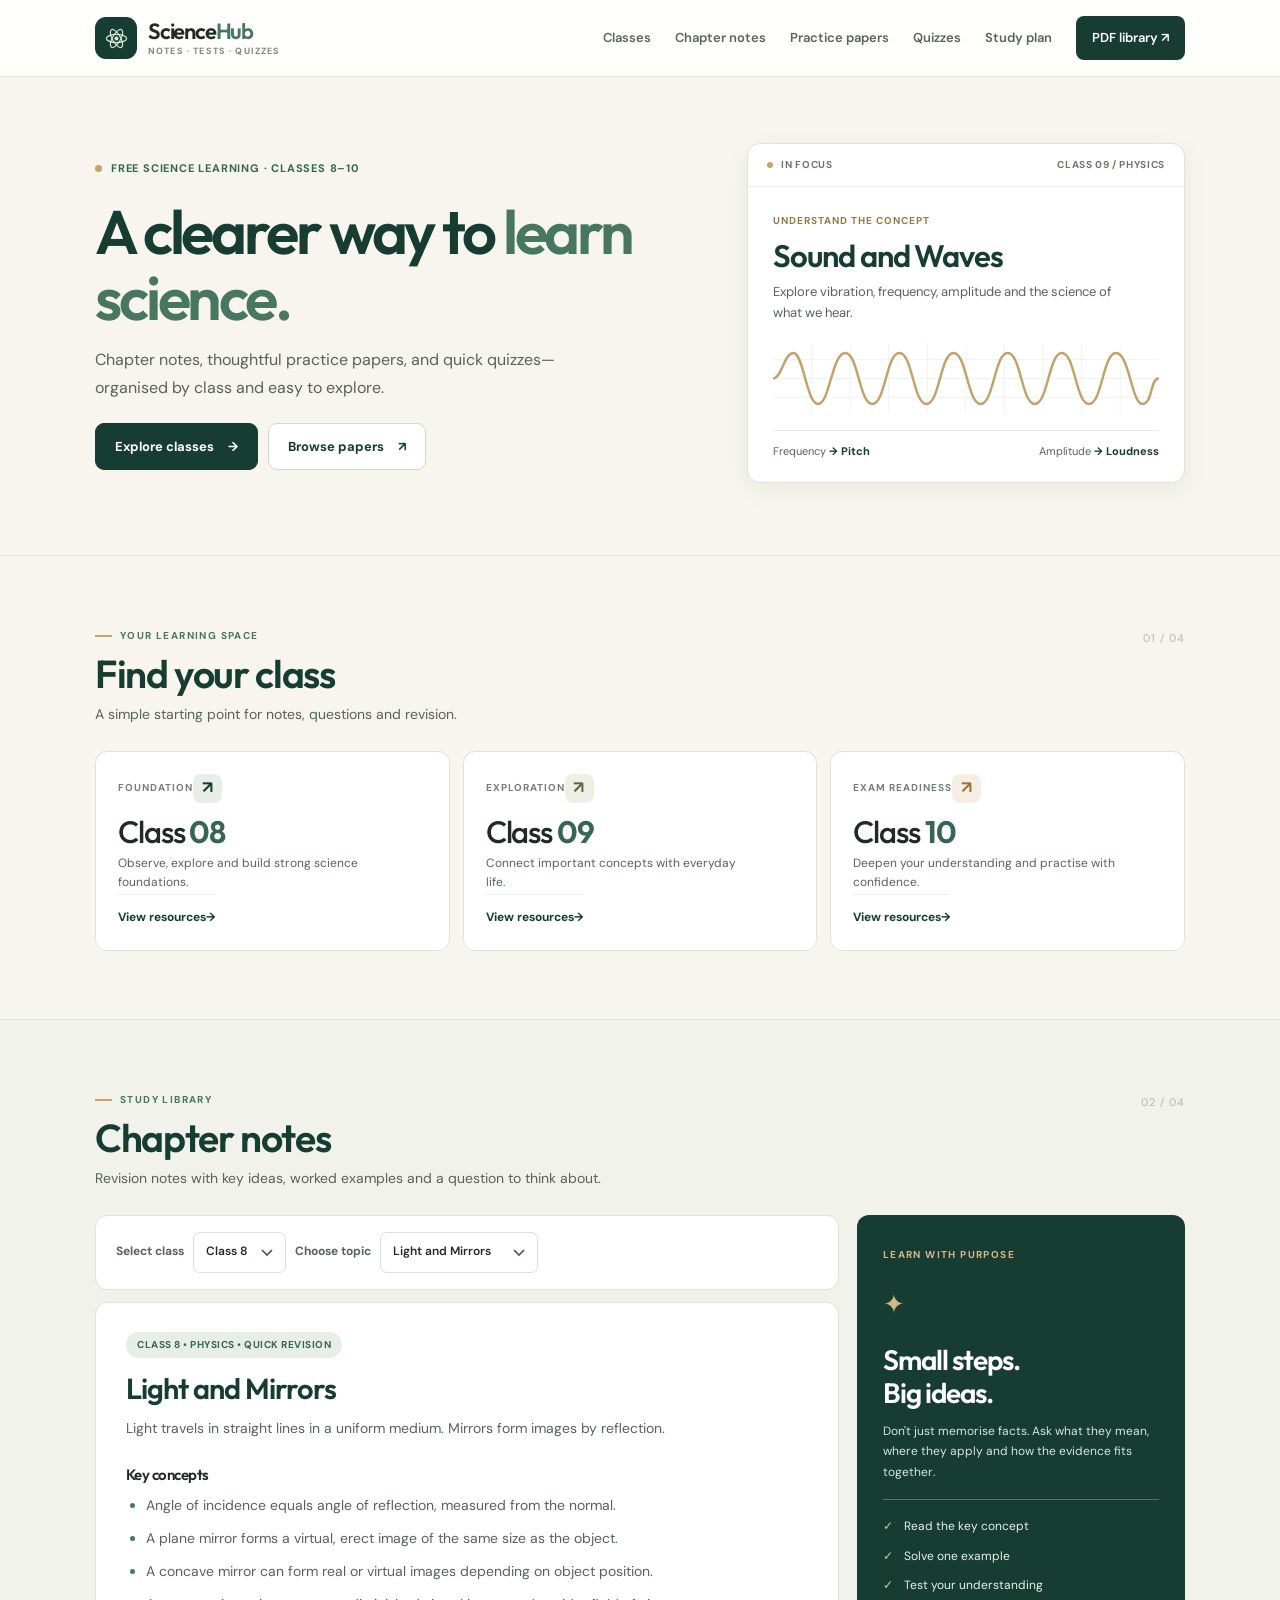
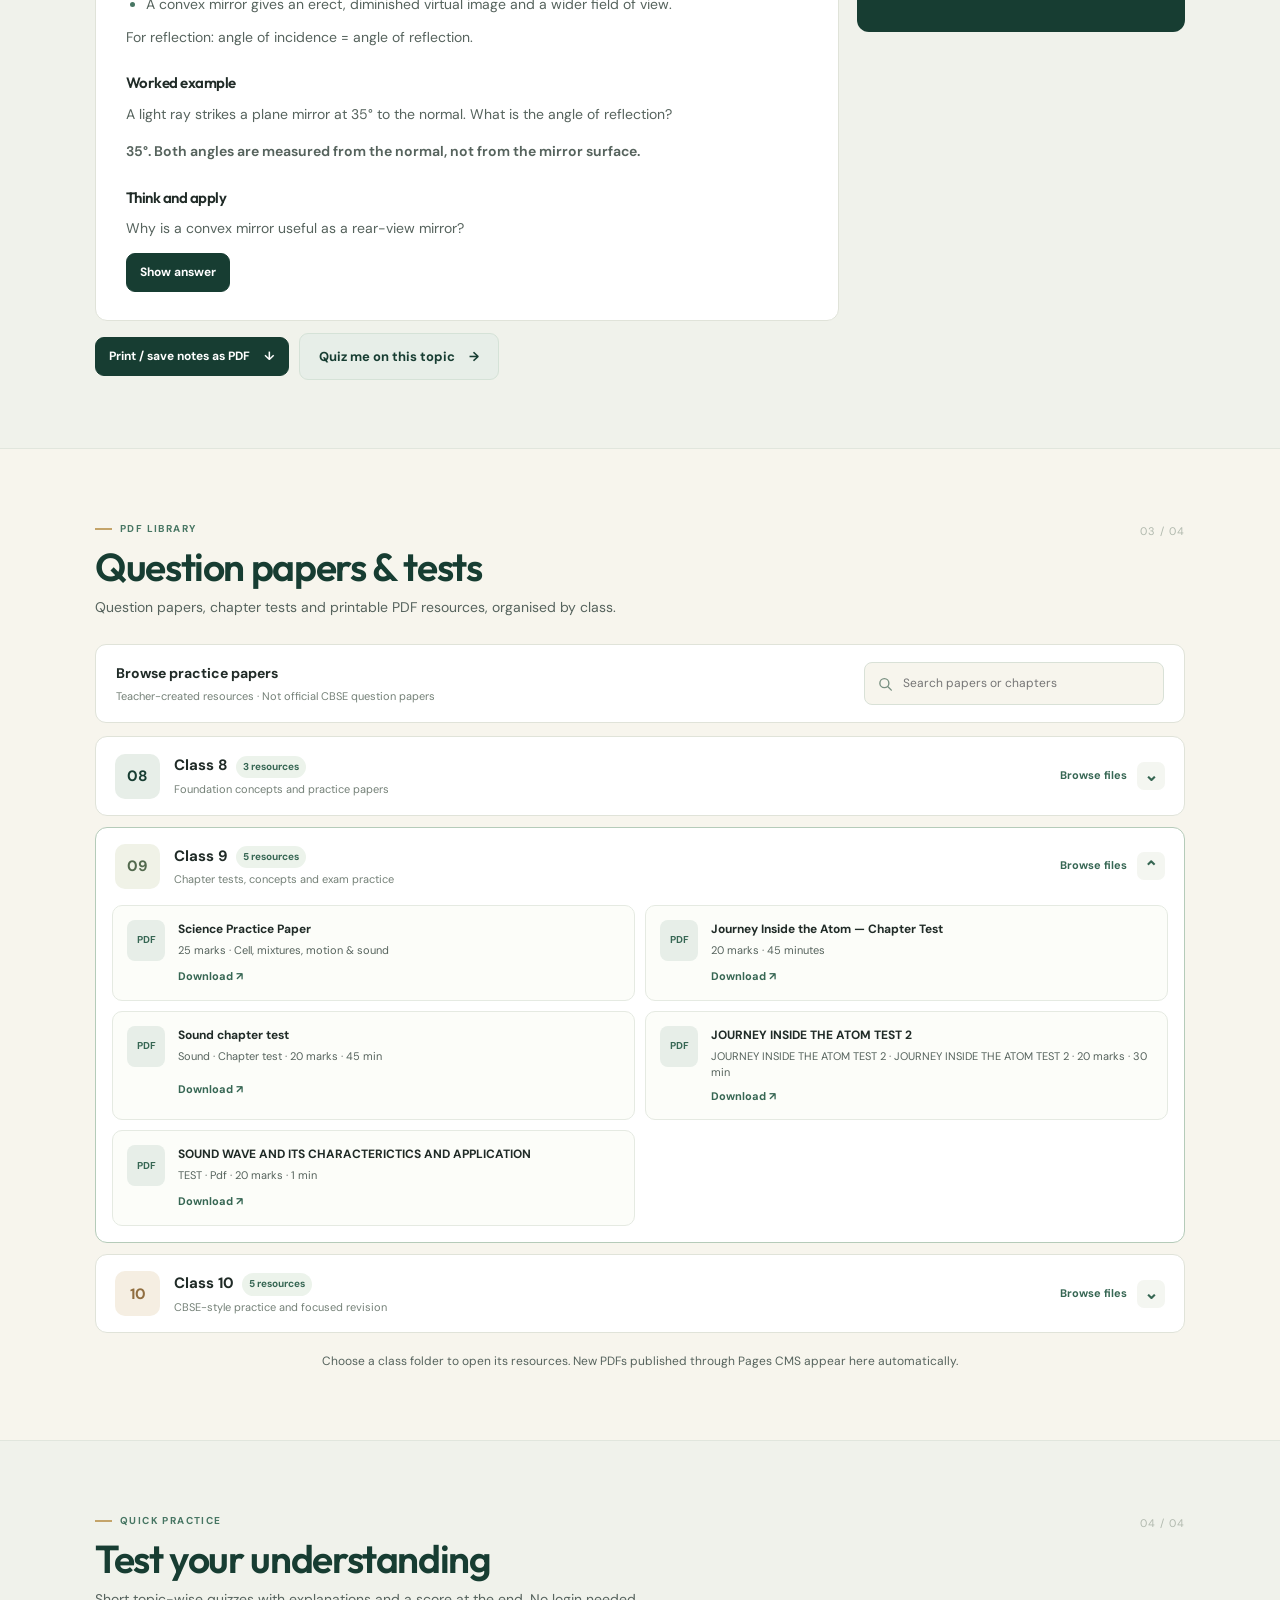
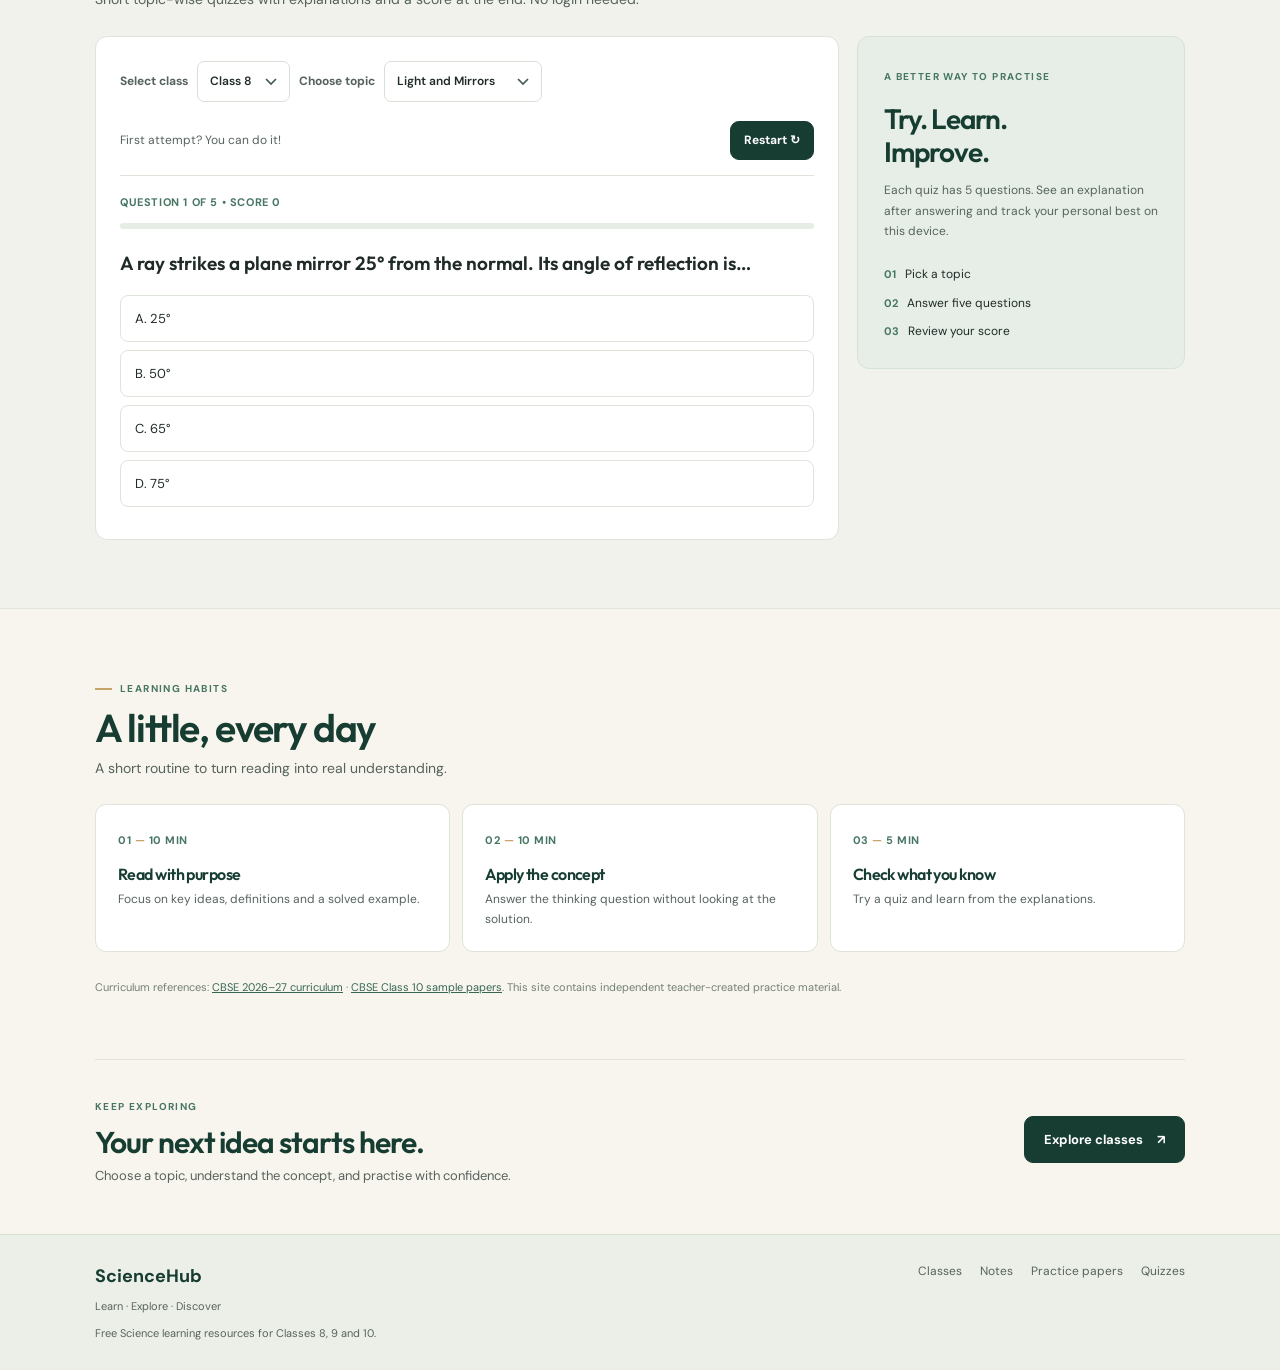
<file: index.html>
<!doctype html>
<html lang="en">
<head>
  <meta charset="utf-8">
  <meta name="viewport" content="width=device-width, initial-scale=1">
  <meta name="theme-color" content="#183B31">
  <meta name="description" content="Science Learning Hub: free chapter-wise Science notes, CBSE-style practice papers, chapter tests and interactive quizzes for Classes 8, 9 and 10.">
  <meta property="og:title" content="ScienceHub | Your Science Study Companion">
  <meta property="og:description" content="Study notes, class-wise Science PDFs and instant-feedback quizzes for Classes 8, 9 and 10.">
  <meta property="og:type" content="website">
  <title>ScienceHub | Science Notes, Tests and Quizzes</title>
  <link rel="preconnect" href="https://fonts.googleapis.com">
  <link rel="preconnect" href="https://fonts.gstatic.com" crossorigin>
  <link href="https://fonts.googleapis.com/css2?family=DM+Sans:wght@400;500;600;700&family=Outfit:wght@400;500;600;700&display=swap" rel="stylesheet">
  <link rel="stylesheet" href="style.css?v=forest-ivory-20261118">
</head>
<body>
  <a class="skip" href="#classes">Skip to learning resources</a>
  <header class="top" id="page-top">
    <div class="wrap nav">
      <a class="brand" href="#home" aria-label="Science Hub home">
        <span class="brand-symbol" aria-hidden="true"><svg viewBox="0 0 40 40" width="30" height="30" fill="none"><circle cx="20" cy="20" r="3" fill="currentColor"/><ellipse cx="20" cy="20" rx="15" ry="6" stroke="currentColor" stroke-width="1.8"/><ellipse cx="20" cy="20" rx="15" ry="6" stroke="currentColor" stroke-width="1.8" transform="rotate(60 20 20)"/><ellipse cx="20" cy="20" rx="15" ry="6" stroke="currentColor" stroke-width="1.8" transform="rotate(120 20 20)"/></svg></span>
        <span class="brand-copy"><strong>Science<span>Hub</span></strong><small>NOTES · TESTS · QUIZZES</small></span>
      </a>
      <button class="menu" id="menu" type="button" aria-label="Toggle navigation" aria-expanded="false" aria-controls="nav"><span></span><span></span><span></span></button>
      <nav id="nav" aria-label="Main navigation">
        <a href="#classes">Classes</a><a href="#notes">Chapter notes</a><a href="#papers">Practice papers</a><a href="#quizzes">Quizzes</a><a href="#plan">Study plan</a>
        <a class="nav-cta" href="#papers">PDF library <span aria-hidden="true">↗</span></a>
      </nav>
    </div>
  </header>
  <main id="home">
    <section class="hero" aria-labelledby="hero-title">
      <div class="wrap hero-inner">
        <div class="hero-content">
          <span class="hero-eyebrow"><span class="eyebrow-dot" aria-hidden="true"></span> FREE SCIENCE LEARNING · CLASSES 8–10</span>
          <h1 id="hero-title">A clearer way to <span>learn science.</span></h1>
          <p>Chapter notes, thoughtful practice papers, and quick quizzes—organised by class and easy to explore.</p>
          <div class="actions">
            <a class="btn primary" href="#classes">Explore classes <span aria-hidden="true">→</span></a>
            <a class="btn outline" href="#papers">Browse papers <span aria-hidden="true">↗</span></a>
          </div>
        </div>
        <div class="hero-visual" aria-label="Featured science lesson">
          <div class="topic-feature">
            <div class="topic-feature-bar"><span><i></i> IN FOCUS</span><span>CLASS 09 / PHYSICS</span></div>
            <div class="topic-feature-body">
              <div class="topic-feature-top">UNDERSTAND THE CONCEPT</div>
              <h2>Sound and Waves</h2>
              <p>Explore vibration, frequency, amplitude and the science of what we hear.</p>
              <svg viewBox="0 0 470 86" class="wave-graph" aria-label="Sound wave illustration" role="img" xmlns="http://www.w3.org/2000/svg">
                <g stroke="#DFE4DC" opacity=".55"><path d="M0 20H470M0 43H470M0 66H470"/><path d="M47 0V86M94 0V86M141 0V86M188 0V86M235 0V86M282 0V86M329 0V86M376 0V86M423 0V86"/></g>
                <path d="M0 43 C11 43 13 12 25 12 S41 74 55 74 S72 12 88 12 S105 74 121 74 S138 12 154 12 S171 74 187 74 S204 12 220 12 S237 74 253 74 S270 12 286 12 S303 74 319 74 S336 12 352 12 S369 74 385 74 S402 12 418 12 S437 74 450 74 S459 43 470 43" stroke="#C3A16A" stroke-width="3" fill="none" stroke-linecap="round" />
              </svg>
              <div class="topic-feature-footer"><span>Frequency <strong>→ Pitch</strong></span><span>Amplitude <strong>→ Loudness</strong></span></div>
            </div>
          </div>
        </div>
      </div>
    </section>

    <section class="wrap section" id="classes">
      <div class="section-head"><div class="section-headline"><span class="kicker"><i></i> YOUR LEARNING SPACE</span><h2>Find your class</h2><p>A simple starting point for notes, questions and revision.</p></div><span class="section-index" aria-hidden="true">01 / 04</span></div>
      <div class="class-grid">
        <button type="button" class="class-card class-eight" data-class="8"><span class="class-topline"><span class="class-index">FOUNDATION</span><span class="class-icon" aria-hidden="true">↗</span></span><span class="class-card-title">Class <strong>08</strong></span><span class="class-desc">Observe, explore and build strong science foundations.</span><span class="card-bottom">View resources <span aria-hidden="true">→</span></span></button>
        <button type="button" class="class-card class-nine" data-class="9"><span class="class-topline"><span class="class-index">EXPLORATION</span><span class="class-icon" aria-hidden="true">↗</span></span><span class="class-card-title">Class <strong>09</strong></span><span class="class-desc">Connect important concepts with everyday life.</span><span class="card-bottom">View resources <span aria-hidden="true">→</span></span></button>
        <button type="button" class="class-card class-ten" data-class="10"><span class="class-topline"><span class="class-index">EXAM READINESS</span><span class="class-icon" aria-hidden="true">↗</span></span><span class="class-card-title">Class <strong>10</strong></span><span class="class-desc">Deepen your understanding and practise with confidence.</span><span class="card-bottom">View resources <span aria-hidden="true">→</span></span></button>
      </div>
    </section>

    <section class="band" id="notes">
      <div class="wrap section">
        <div class="section-head"><div class="section-headline"><span class="kicker"><i></i> STUDY LIBRARY</span><h2>Chapter notes</h2><p>Revision notes with key ideas, worked examples and a question to think about.</p></div><span class="section-index" aria-hidden="true">02 / 04</span></div>
        <div class="study-layout">
          <div class="study-main">
            <div class="study-controls"><div class="toolbar"><label for="notesClass">Select class</label><select id="notesClass"><option value="8">Class 8</option><option value="9">Class 9</option><option value="10">Class 10</option></select><label for="chapter">Choose topic</label><select id="chapter"></select></div></div>
            <article class="content-card" id="notesContent" aria-live="polite"></article>
            <div class="note-actions"><button class="btn small" type="button" id="printNotes">Print / save notes as PDF <span aria-hidden="true">↓</span></button><button class="btn btn-subtle" type="button" id="quizThis">Quiz me on this topic <span aria-hidden="true">→</span></button></div>
          </div>
          <aside class="study-aside"><span class="aside-overline">LEARN WITH PURPOSE</span><span class="aside-deco" aria-hidden="true">✦</span><h3>Small steps.<br>Big ideas.</h3><p>Don't just memorise facts. Ask what they mean, where they apply and how the evidence fits together.</p><div class="aside-rule"></div><div class="aside-tip"><span aria-hidden="true">✓</span> Read the key concept</div><div class="aside-tip"><span aria-hidden="true">✓</span> Solve one example</div><div class="aside-tip"><span aria-hidden="true">✓</span> Test your understanding</div></aside>
        </div>
      </div>
    </section>

    <section class="wrap section" id="papers">
      <div class="section-head"><div class="section-headline"><span class="kicker"><i></i> PDF LIBRARY</span><h2>Question papers &amp; tests</h2><p>Question papers, chapter tests and printable PDF resources, organised by class.</p></div><span class="section-index" aria-hidden="true">03 / 04</span></div>
      <div class="library-toolbar"><div><strong>Browse practice papers</strong><span>Teacher-created resources · Not official CBSE question papers</span></div><label class="search-field"><svg viewBox="0 0 24 24" width="18" height="18" fill="none" aria-hidden="true"><circle cx="10.8" cy="10.8" r="6.6" stroke="currentColor" stroke-width="2"/><path d="m16 16 5 5" stroke="currentColor" stroke-width="2" stroke-linecap="round"/></svg><input type="search" id="paperSearch" placeholder="Search papers or chapters" aria-label="Search papers or chapters"></label></div>
      <div class="paper-folders">
        <details class="paper-folder" id="class8-papers">
          <summary><span class="folder-emoji" aria-hidden="true">08</span><span class="folder-heading"><strong>Class 8 <span class="paper-count">1 resource</span></strong><small>Foundation concepts and practice papers</small></span><span class="folder-action">Browse files <span class="folder-chevron" aria-hidden="true">⌄</span></span></summary>
          <div class="paper-grid">
            <a class="paper-card" href="class8-practice.pdf" download><span class="file-icon" aria-hidden="true">PDF</span><div><strong>Science Practice Paper</strong><small>20 marks · Atoms, mirrors &amp; force</small></div><b>Download <span aria-hidden="true">↗</span></b></a>
          </div>
        </details>
        <details class="paper-folder" id="class9-papers" open>
          <summary><span class="folder-emoji" aria-hidden="true">09</span><span class="folder-heading"><strong>Class 9 <span class="paper-count">2 resources</span></strong><small>Chapter tests, concepts and exam practice</small></span><span class="folder-action">Browse files <span class="folder-chevron" aria-hidden="true">⌄</span></span></summary>
          <div class="paper-grid">
            <a class="paper-card" href="class9-practice.pdf" download><span class="file-icon" aria-hidden="true">PDF</span><div><strong>Science Practice Paper</strong><small>25 marks · Cell, mixtures, motion &amp; sound</small></div><b>Download <span aria-hidden="true">↗</span></b></a>
            <a class="paper-card" href="journey-inside-the-atom-20-marks.pdf" download><span class="file-icon" aria-hidden="true">PDF</span><div><strong>Journey Inside the Atom — Chapter Test</strong><small>20 marks · 45 minutes</small></div><b>Download <span aria-hidden="true">↗</span></b></a>
          </div>
        </details>
        <details class="paper-folder" id="class10-papers">
          <summary><span class="folder-emoji" aria-hidden="true">10</span><span class="folder-heading"><strong>Class 10 <span class="paper-count">1 resource</span></strong><small>CBSE-style practice and focused revision</small></span><span class="folder-action">Browse files <span class="folder-chevron" aria-hidden="true">⌄</span></span></summary>
          <div class="paper-grid">
            <a class="paper-card" href="class10-practice.pdf" download><span class="file-icon" aria-hidden="true">PDF</span><div><strong>Science Practice Paper</strong><small>30 marks · Acids, metals &amp; electricity</small></div><b>Download <span aria-hidden="true">↗</span></b></a>
          </div>
        </details>
      </div>
      <p class="paper-note" id="paperStatus" role="status" aria-live="polite">Choose a class folder to open its resources. New PDFs published through Pages CMS appear here automatically.</p>
    </section>

    <section class="band quiz-band" id="quizzes">
      <div class="wrap section">
        <div class="section-head"><div class="section-headline"><span class="kicker"><i></i> QUICK PRACTICE</span><h2>Test your understanding</h2><p>Short topic-wise quizzes with explanations and a score at the end. No login needed.</p></div><span class="section-index" aria-hidden="true">04 / 04</span></div>
        <div class="quiz-layout"><div class="quiz-shell"><div class="toolbar"><label for="quizClass">Select class</label><select id="quizClass"><option value="8">Class 8</option><option value="9">Class 9</option><option value="10">Class 10</option></select><label for="quizTopic">Choose topic</label><select id="quizTopic"></select></div><div class="quiz-meta"><span id="bestScore" aria-live="polite"></span><button class="btn small" type="button" id="restart">Restart ↻</button></div><div id="quizContent" aria-live="polite"></div></div><aside class="quiz-aside"><span class="aside-overline">A BETTER WAY TO PRACTISE</span><h3>Try. Learn.<br>Improve.</h3><p>Each quiz has 5 questions. See an explanation after answering and track your personal best on this device.</p><div class="quiz-steps"><span><b>01</b> Pick a topic</span><span><b>02</b> Answer five questions</span><span><b>03</b> Review your score</span></div></aside></div>
      </div>
    </section>

    <section class="wrap section study-plan" id="plan"><div class="section-head"><div class="section-headline"><span class="kicker"><i></i> LEARNING HABITS</span><h2>A little, every day</h2><p>A short routine to turn reading into real understanding.</p></div></div><div class="steps"><div><span class="step-no">01 <i>—</i> 10 MIN</span><h3>Read with purpose</h3><p>Focus on key ideas, definitions and a solved example.</p></div><div><span class="step-no">02 <i>—</i> 10 MIN</span><h3>Apply the concept</h3><p>Answer the thinking question without looking at the solution.</p></div><div><span class="step-no">03 <i>—</i> 5 MIN</span><h3>Check what you know</h3><p>Try a quiz and learn from the explanations.</p></div></div><p class="sources">Curriculum references: <a href="https://cbseacademic.nic.in/curriculum_2027.html" target="_blank" rel="noopener noreferrer">CBSE 2026–27 curriculum</a> · <a href="https://cbseacademic.nic.in/SQP_CLASSX_2026-27.html" target="_blank" rel="noopener noreferrer">CBSE Class 10 sample papers</a>. This site contains independent teacher-created practice material.</p></section>
    <section class="wrap closing"><div><span class="kicker">KEEP EXPLORING</span><h2>Your next idea starts here.</h2><p>Choose a topic, understand the concept, and practise with confidence.</p></div><a class="btn primary" href="#classes">Explore classes <span aria-hidden="true">↗</span></a></section>
  </main>
  <footer><div class="wrap foot"><div class="foot-brand"><strong>ScienceHub</strong><span>Learn · Explore · Discover</span></div><div class="foot-links"><a href="#classes">Classes</a><a href="#notes">Notes</a><a href="#papers">Practice papers</a><a href="#quizzes">Quizzes</a></div><p>Free Science learning resources for Classes 8, 9 and 10.</p></div></footer>
  <!-- KEEP: existing lessons and quizzes are loaded from the original script.js. -->
  <script src="script.js"></script>
  <!-- KEEP: your Pages CMS 'papers.json' publishing flow. -->
  <script>
  (function(){
    'use strict';
    const folderByClass={8:document.querySelector('#class8-papers .paper-grid'),9:document.querySelector('#class9-papers .paper-grid'),10:document.querySelector('#class10-papers .paper-grid')};
    const paperSearch=document.getElementById('paperSearch');
    const paperStatus=document.getElementById('paperStatus');
    function cardUrl(card){try{return new URL(card.getAttribute('href'),location.href).pathname;}catch(e){return card.getAttribute('href')||''}}
    function updateCounts(){document.querySelectorAll('.paper-folder').forEach(folder=>{const n=folder.querySelectorAll('.paper-card').length;const el=folder.querySelector('.paper-count');if(el)el.textContent=n+' '+(n===1?'resource':'resources')})}
    function filterPapers(){const q=paperSearch.value.toLocaleLowerCase().trim();let matches=0;document.querySelectorAll('.paper-folder').forEach(folder=>{let any=false;folder.querySelectorAll('.paper-card').forEach(card=>{const match=!q||card.textContent.toLocaleLowerCase().includes(q);card.hidden=!match;if(match){any=true;matches++}});folder.hidden=!!q&&!any;if(q&&any)folder.open=true});paperStatus.textContent=q?(matches?matches+' matching '+(matches===1?'resource':'resources')+' found.':'No matching paper. Try a different chapter or class.'):'Choose a class folder to open its resources. New PDFs published through Pages CMS appear here automatically.'}
    paperSearch.addEventListener('input',filterPapers);
    updateCounts();
    async function loadPublishedPapers(){
      try{
        const response=await fetch('papers.json',{cache:'no-store'});
        if(!response.ok)throw new Error('papers.json unavailable');
        const entries=await response.json();
        if(!Array.isArray(entries))throw new Error('papers.json should contain an array');
        const existing=new Set(Array.from(document.querySelectorAll('.paper-card'),cardUrl));
        for(const paper of entries){
          if(!paper||typeof paper!=='object')continue;
          const folder=folderByClass[String(paper.class||'')];
          const path=typeof paper.file==='string'?paper.file.trim():'';
          if(!folder||!path)continue;
          let url;try{url=new URL(path,location.href)}catch(e){continue}
          // Only accept same-origin PDFs inside this published website.
          if(url.origin!==location.origin||!url.pathname.toLowerCase().endsWith('.pdf')||!url.pathname.startsWith('/science-learning-hub/'))continue;
          if(existing.has(url.pathname))continue;
          existing.add(url.pathname);
          const a=document.createElement('a');a.className='paper-card';a.href=url.href;a.setAttribute('download','');
          const icon=document.createElement('span');icon.className='file-icon';icon.setAttribute('aria-hidden','true');icon.textContent='PDF';
          const body=document.createElement('div');const heading=document.createElement('strong');heading.textContent=paper.title||paper.chapter||'Science PDF';
          const meta=document.createElement('small');const details=[paper.chapter,paper.kind,paper.marks?paper.marks+' marks':'',paper.duration?(String(paper.duration).toLowerCase().includes('min')?paper.duration:paper.duration+' min'):''].filter(Boolean);meta.textContent=details.join(' · ')||'Study resource';
          const link=document.createElement('b');link.textContent='Download ↗';body.append(heading,meta);a.append(icon,body,link);folder.append(a);
        }
      }catch(error){console.warn('Could not fetch additional teacher PDFs:',error.message)}
      updateCounts();filterPapers();
    }
    loadPublishedPapers();
    // Preserve keyboard escape and close menu when clicking outside on small screens.
    const menu=document.getElementById('menu'),nav=document.getElementById('nav');
    document.addEventListener('keydown',event=>{if(event.key==='Escape'&&nav.classList.contains('open')){nav.classList.remove('open');menu.setAttribute('aria-expanded','false');menu.focus()}});
  })();
  </script>
</body>
</html>
</file>
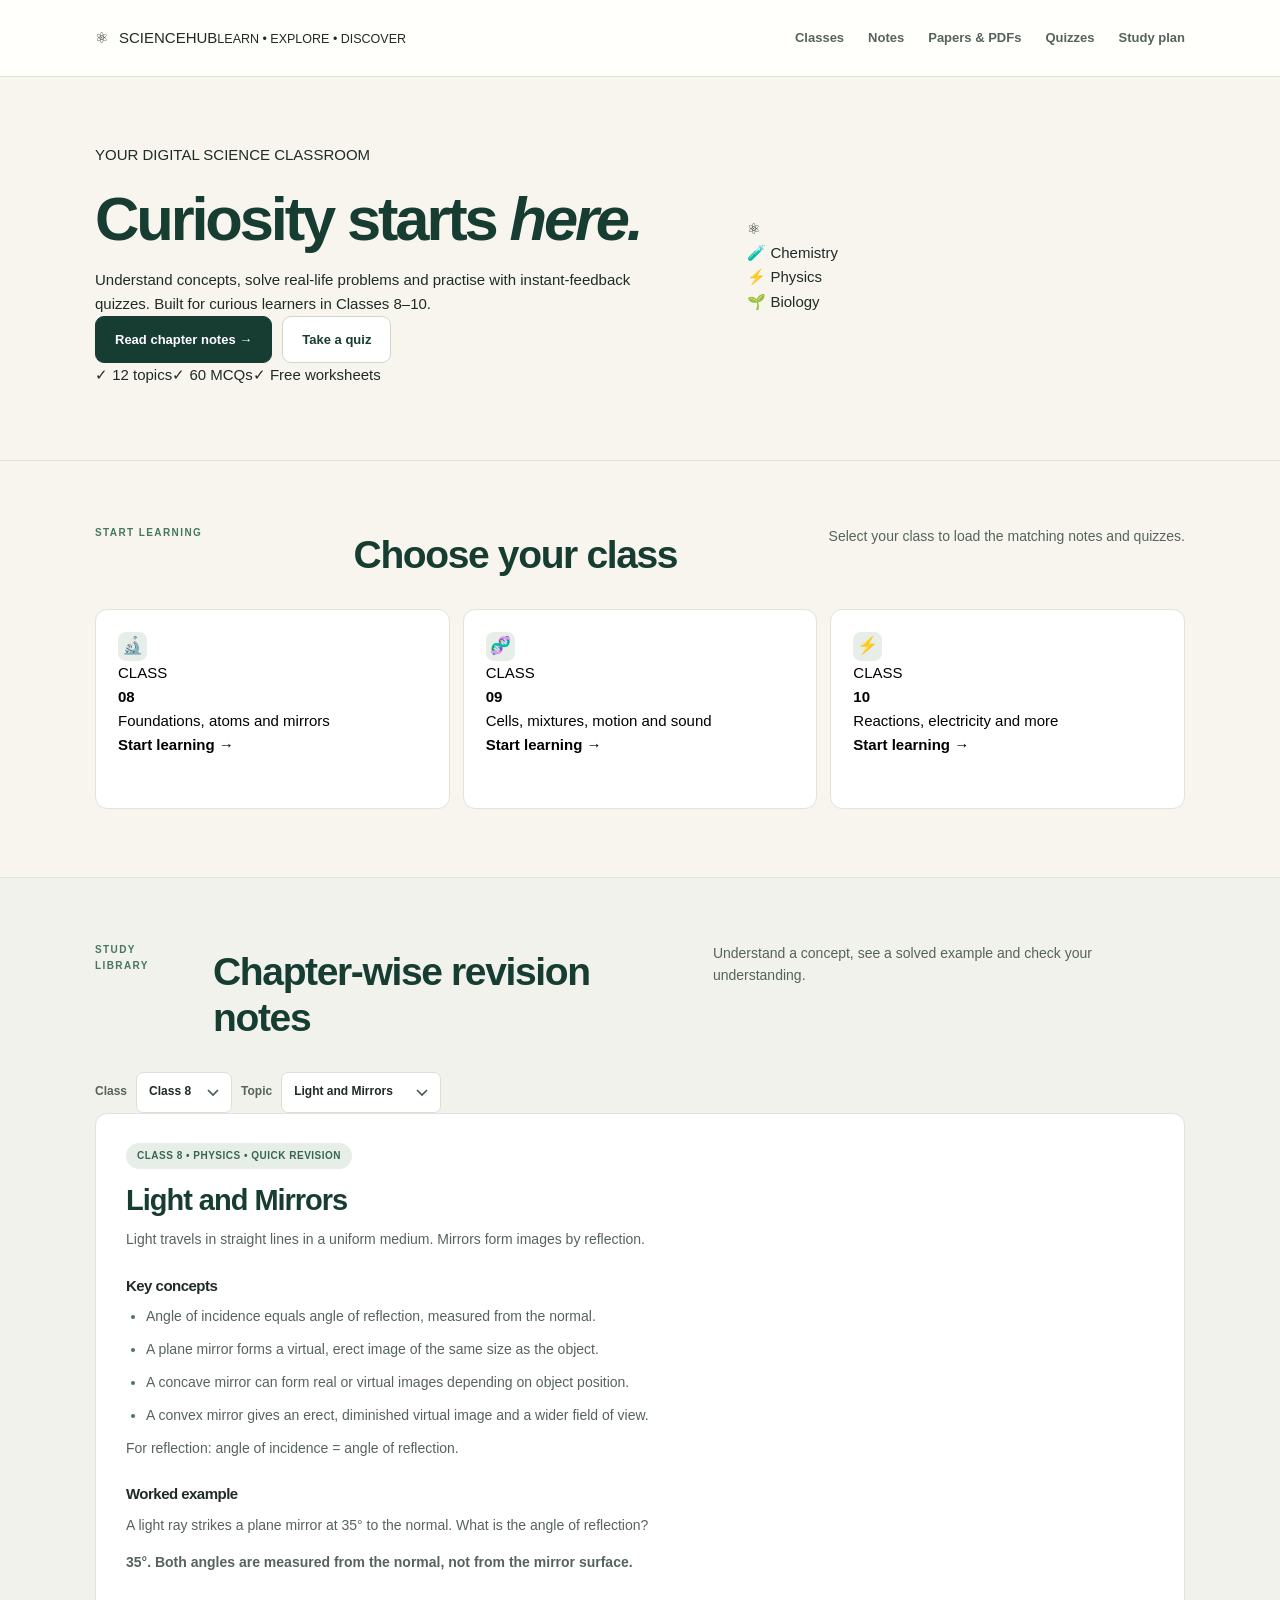
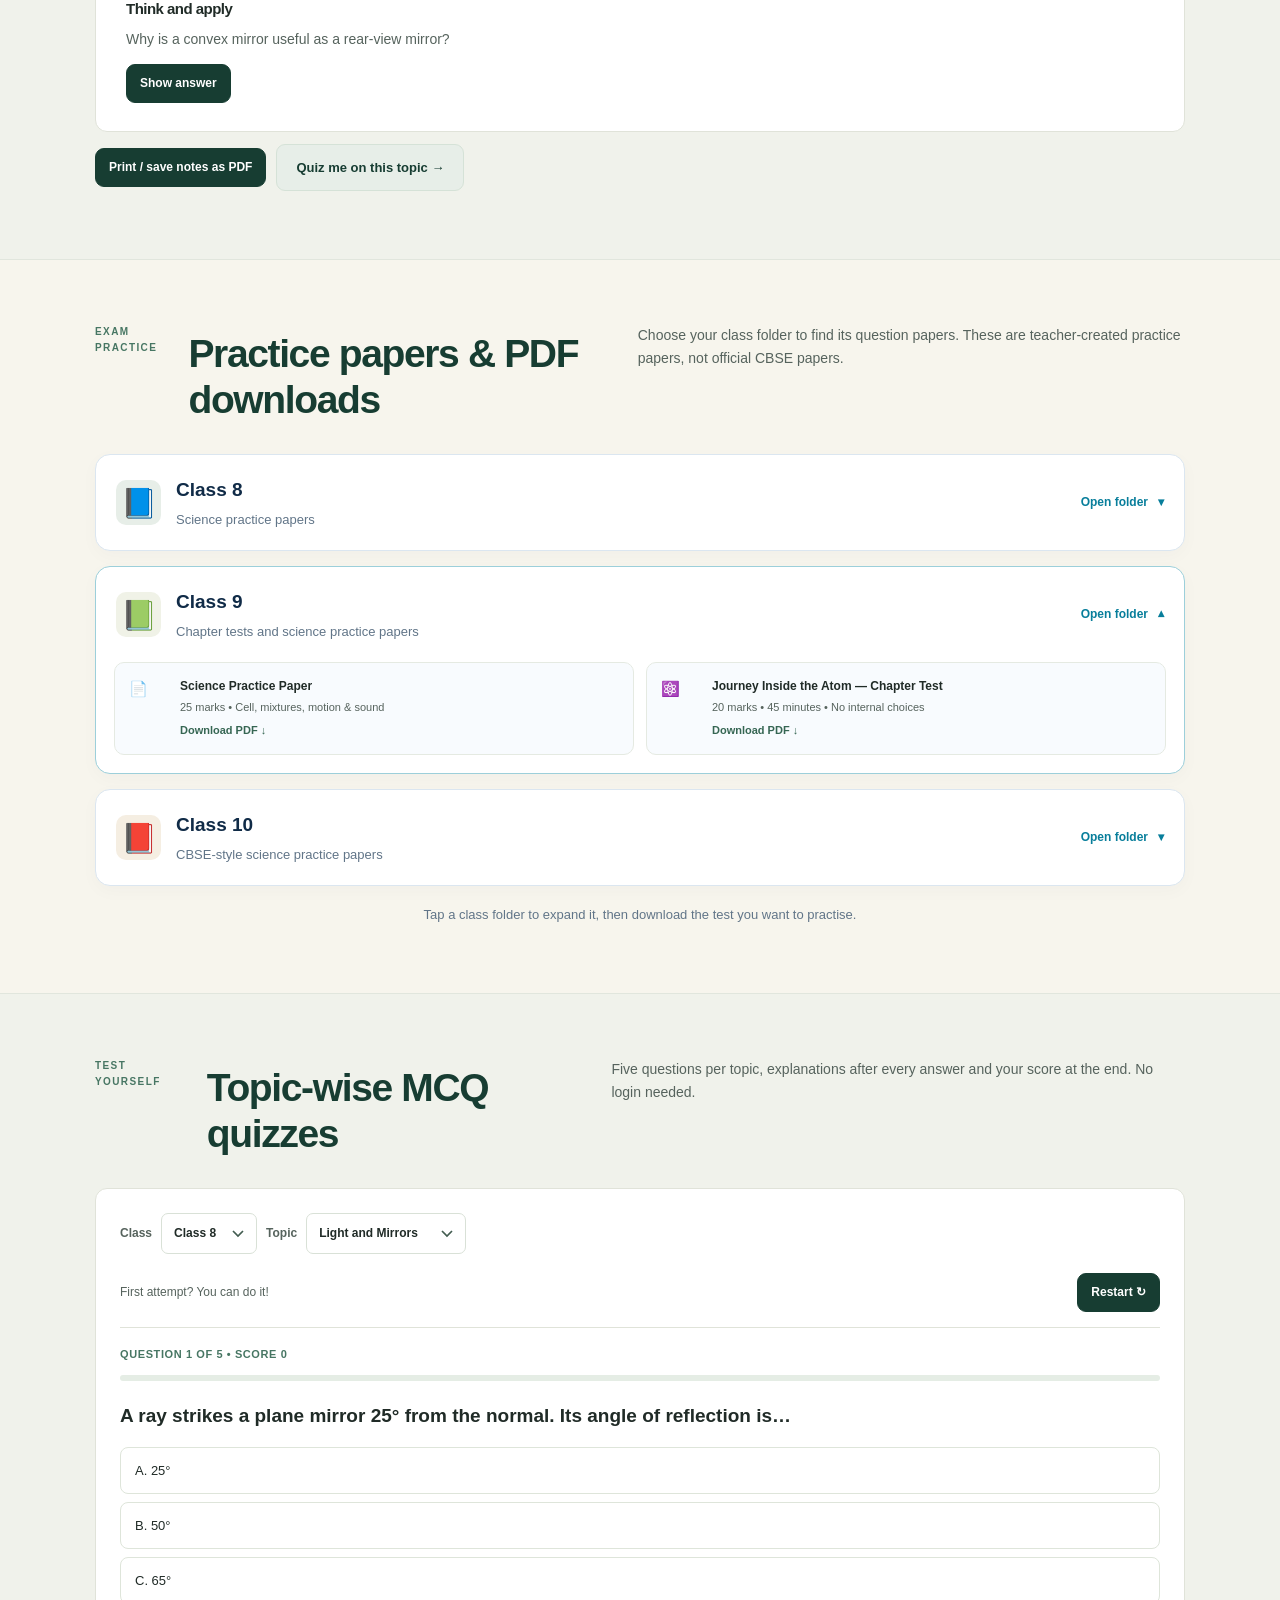
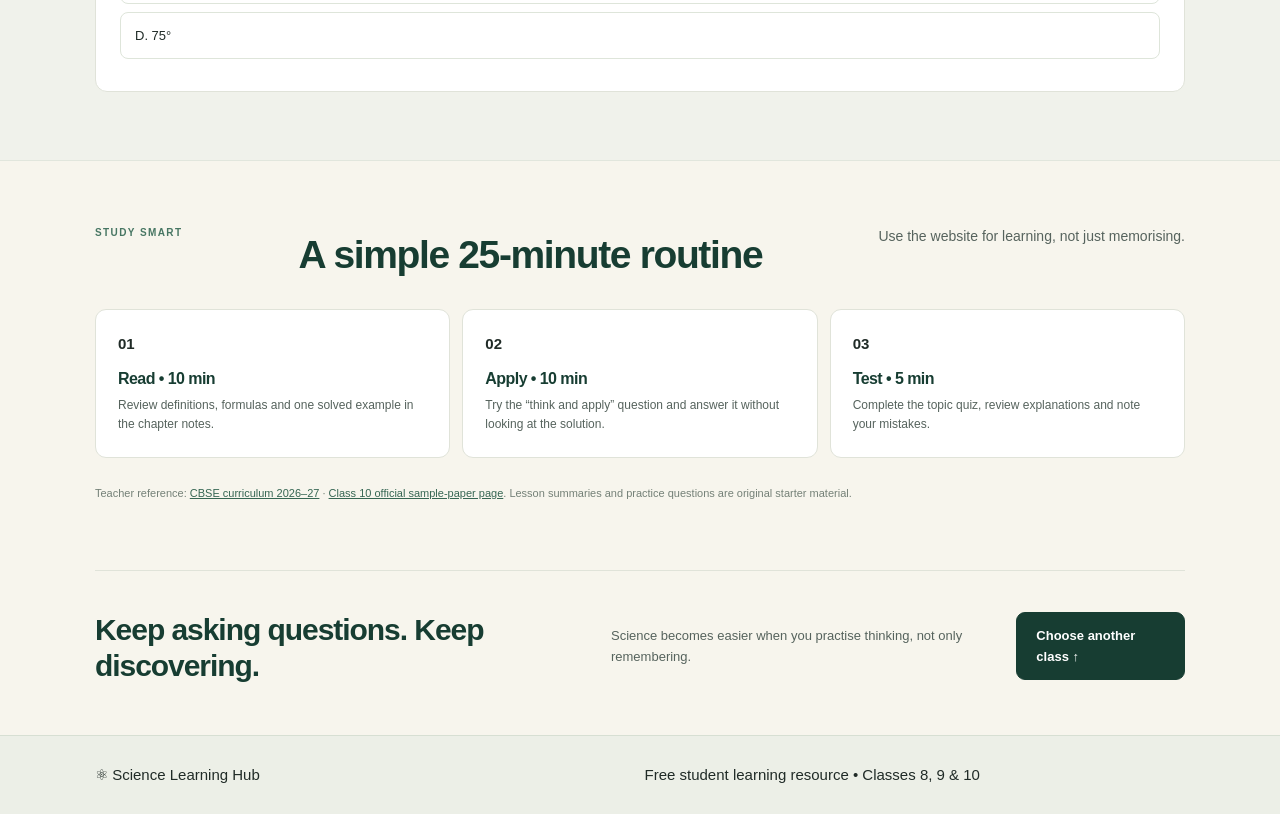
<file: index-1.html>
<!doctype html>
<html lang="en"><head><meta charset="utf-8"><meta name="viewport" content="width=device-width, initial-scale=1">
<meta name="theme-color" content="#102b47"><meta name="description" content="Free Science revision notes, original CBSE-style practice papers and interactive quizzes for Classes 8, 9 and 10.">
<title>Science Learning Hub | Classes 8, 9 and 10</title><link rel="stylesheet" href="style.css"><style>
/* Collapsible class folders for the PDF library */
.paper-folders{display:grid;gap:15px}
.paper-folder{background:#fff;border:1px solid #dbe6f0;border-radius:15px;overflow:hidden;box-shadow:0 5px 18px #102b4707}
.paper-folder[open]{border-color:#9ccfda}
.paper-folder summary{display:flex;align-items:center;gap:15px;cursor:pointer;padding:20px;list-style:none}
.paper-folder summary::-webkit-details-marker{display:none}
.paper-folder summary:focus-visible{outline:3px solid #29b6c7;outline-offset:-3px}
.folder-emoji{font-size:29px;flex:0 0 auto}
.folder-heading{display:flex;flex:1;min-width:0;flex-direction:column}
.folder-heading strong{font-size:19px;color:#102b47}
.folder-heading small{font-size:13px;color:#617588}
.folder-action{font-size:12px;color:#087e9b;font-weight:800;white-space:nowrap}
.paper-folder[open] .folder-action span{display:inline-block;transform:rotate(180deg)}
.paper-folder .paper-grid{grid-template-columns:repeat(auto-fit,minmax(275px,1fr));padding:0 18px 18px;gap:12px}
.paper-folder .paper-card{background:#f8fbfe}
.paper-note{color:#617588;font-size:13px;margin-top:18px}
@media(max-width:600px){.paper-folder summary{padding:16px;gap:10px}.folder-heading strong{font-size:17px}.folder-heading small{font-size:11px}.folder-action{font-size:11px}.paper-folder .paper-grid{grid-template-columns:1fr;padding:0 12px 15px}.paper-folder .paper-card{align-items:flex-start;flex-wrap:wrap}.paper-folder .paper-card b{margin-left:43px}}
</style></head>
<body>
<a class="skip" href="#classes">Skip to lessons</a>
<header class="top"><div class="wrap nav"><a class="brand" href="#home"><span class="brand-icon" aria-hidden="true">⚛</span><span>SCIENCE<span class="brand-light">HUB</span><small>LEARN • EXPLORE • DISCOVER</small></span></a><button class="menu" id="menu" type="button" aria-label="Toggle navigation" aria-expanded="false">☰</button><nav id="nav" aria-label="Main menu"><a href="#classes">Classes</a><a href="#notes">Notes</a><a href="#papers">Papers & PDFs</a><a href="#quizzes">Quizzes</a><a href="#plan">Study plan</a></nav></div></header>
<main id="home">
<section class="hero"><div class="wrap hero-inner"><div><span class="eyebrow">YOUR DIGITAL SCIENCE CLASSROOM</span><h1>Curiosity starts <em>here.</em></h1><p>Understand concepts, solve real-life problems and practise with instant-feedback quizzes. Built for curious learners in Classes 8–10.</p><div class="actions"><a class="btn primary" href="#notes">Read chapter notes →</a><a class="btn outline" href="#quizzes">Take a quiz</a></div><div class="hero-facts"><span>✓ 12 topics</span><span>✓ 60 MCQs</span><span>✓ Free worksheets</span></div></div><div class="hero-art" aria-hidden="true"><div class="orbit orbit1"></div><div class="orbit orbit2"></div><div class="atom">⚛</div><div class="float-card f1">🧪 Chemistry</div><div class="float-card f2">⚡ Physics</div><div class="float-card f3">🌱 Biology</div></div></div></section>
<section class="wrap section" id="classes"><div class="section-head"><span class="kicker">START LEARNING</span><h2>Choose your class</h2><p>Select your class to load the matching notes and quizzes.</p></div><div class="class-grid"><button type="button" class="class-card" data-class="8"><span class="class-icon">🔬</span><span class="class-label">CLASS</span><strong>08</strong><span>Foundations, atoms and mirrors</span><b>Start learning →</b></button><button type="button" class="class-card" data-class="9"><span class="class-icon">🧬</span><span class="class-label">CLASS</span><strong>09</strong><span>Cells, mixtures, motion and sound</span><b>Start learning →</b></button><button type="button" class="class-card" data-class="10"><span class="class-icon">⚡</span><span class="class-label">CLASS</span><strong>10</strong><span>Reactions, electricity and more</span><b>Start learning →</b></button></div></section>
<section class="band" id="notes"><div class="wrap section"><div class="section-head"><span class="kicker">STUDY LIBRARY</span><h2>Chapter-wise revision notes</h2><p>Understand a concept, see a solved example and check your understanding.</p></div><div class="toolbar"><label for="notesClass">Class</label><select id="notesClass"><option value="8">Class 8</option><option value="9">Class 9</option><option value="10">Class 10</option></select><label for="chapter">Topic</label><select id="chapter"></select></div><article class="content-card" id="notesContent" aria-live="polite"></article><div class="note-actions"><button class="btn small" type="button" id="printNotes">Print / save notes as PDF</button><button class="btn btn-subtle" type="button" id="quizThis">Quiz me on this topic →</button></div></div></section>
<section class="wrap section" id="papers">
  <div class="section-head"><span class="kicker">EXAM PRACTICE</span><h2>Practice papers &amp; PDF downloads</h2><p>Choose your class folder to find its question papers. These are teacher-created practice papers, not official CBSE papers.</p></div>
  <div class="paper-folders">
    <details class="paper-folder" id="class8-papers">
      <summary><span class="folder-emoji" aria-hidden="true">📘</span><span class="folder-heading"><strong>Class 8</strong><small>Science practice papers</small></span><span class="folder-action">Open folder <span aria-hidden="true">▾</span></span></summary>
      <div class="paper-grid">
        <a class="paper-card" href="class8-practice.pdf" download><span aria-hidden="true">📄</span><div><strong>Science Practice Paper</strong><small>20 marks • Atoms, mirrors &amp; force</small></div><b>Download PDF ↓</b></a>
      </div>
    </details>
    <details class="paper-folder" id="class9-papers" open>
      <summary><span class="folder-emoji" aria-hidden="true">📗</span><span class="folder-heading"><strong>Class 9</strong><small>Chapter tests and science practice papers</small></span><span class="folder-action">Open folder <span aria-hidden="true">▾</span></span></summary>
      <div class="paper-grid">
        <a class="paper-card" href="class9-practice.pdf" download><span aria-hidden="true">📄</span><div><strong>Science Practice Paper</strong><small>25 marks • Cell, mixtures, motion &amp; sound</small></div><b>Download PDF ↓</b></a>
        <a class="paper-card" href="journey-inside-the-atom-20-marks.pdf" download><span aria-hidden="true">⚛️</span><div><strong>Journey Inside the Atom — Chapter Test</strong><small>20 marks • 45 minutes • No internal choices</small></div><b>Download PDF ↓</b></a>
      </div>
    </details>
    <details class="paper-folder" id="class10-papers">
      <summary><span class="folder-emoji" aria-hidden="true">📕</span><span class="folder-heading"><strong>Class 10</strong><small>CBSE-style science practice papers</small></span><span class="folder-action">Open folder <span aria-hidden="true">▾</span></span></summary>
      <div class="paper-grid">
        <a class="paper-card" href="class10-practice.pdf" download><span aria-hidden="true">📄</span><div><strong>Science Practice Paper</strong><small>30 marks • Acids, metals &amp; electricity</small></div><b>Download PDF ↓</b></a>
      </div>
    </details>
  </div>
  <p class="paper-note">Tap a class folder to expand it, then download the test you want to practise.</p>
</section>
<section class="band" id="quizzes"><div class="wrap section"><div class="section-head"><span class="kicker">TEST YOURSELF</span><h2>Topic-wise MCQ quizzes</h2><p>Five questions per topic, explanations after every answer and your score at the end. No login needed.</p></div><div class="quiz-shell"><div class="toolbar"><label for="quizClass">Class</label><select id="quizClass"><option value="8">Class 8</option><option value="9">Class 9</option><option value="10">Class 10</option></select><label for="quizTopic">Topic</label><select id="quizTopic"></select></div><div class="quiz-meta"><span id="bestScore" aria-live="polite"></span><button class="btn small" type="button" id="restart">Restart ↻</button></div><div id="quizContent" aria-live="polite"></div></div></div></section>
<section class="wrap section" id="plan"><div class="section-head"><span class="kicker">STUDY SMART</span><h2>A simple 25-minute routine</h2><p>Use the website for learning, not just memorising.</p></div><div class="steps"><div><strong>01</strong><h3>Read • 10 min</h3><p>Review definitions, formulas and one solved example in the chapter notes.</p></div><div><strong>02</strong><h3>Apply • 10 min</h3><p>Try the “think and apply” question and answer it without looking at the solution.</p></div><div><strong>03</strong><h3>Test • 5 min</h3><p>Complete the topic quiz, review explanations and note your mistakes.</p></div></div><p class="sources">Teacher reference: <a href="https://cbseacademic.nic.in/curriculum_2027.html" target="_blank" rel="noopener noreferrer">CBSE curriculum 2026–27</a> · <a href="https://cbseacademic.nic.in/SQP_CLASSX_2026-27.html" target="_blank" rel="noopener noreferrer">Class 10 official sample-paper page</a>. Lesson summaries and practice questions are original starter material.</p></section>
<section class="closing wrap section"><h2>Keep asking questions. Keep discovering.</h2><p>Science becomes easier when you practise thinking, not only remembering.</p><a class="btn primary" href="#classes">Choose another class ↑</a></section>
</main><footer><div class="wrap foot"><span>⚛ Science Learning Hub</span><span>Free student learning resource • Classes 8, 9 & 10</span></div></footer>
<script src="script.js"></script></body></html>
</file>
<file: style.css>
/* ScienceHub · Forest & Ivory, 2026. Designed for legibility, navigation, and student use. */
:root{
  --forest:#173D32; --forest-2:#366653; --forest-3:#477663;
  --ink:#202B27; --body:#56635D; --quiet:#748077;
  --ivory:#F7F5ED; --linen:#F0EEE5; --white:#FFFFFF;
  --border:#E0E3D9; --gold:#C4A46A; --gold-soft:#F5EFE3;
  --sage:#E7EEE8; --sage-deep:#C5DBCB;
  --radius:12px; --shadow:0 8px 26px rgba(28,50,40,.055);
  color-scheme:light;
}
*,*::before,*::after{box-sizing:border-box}
html{scroll-behavior:smooth;scroll-padding-top:85px}
body{margin:0;font-family:'DM Sans',-apple-system,BlinkMacSystemFont,'Segoe UI',sans-serif;font-size:15px;line-height:1.62;color:var(--ink);background:var(--ivory);-webkit-font-smoothing:antialiased}
h1,h2,h3,h4,p{margin:0}h1,h2,h3,h4{font-family:'Outfit','DM Sans',sans-serif;color:var(--forest);font-weight:600;letter-spacing:-.035em;line-height:1.18}
a{color:inherit;text-decoration:none}button,select,input{font:inherit}button{cursor:pointer}img,svg{max-width:100%}[hidden]{display:none!important}
:focus-visible{outline:3px solid #8EBD9D;outline-offset:3px}::selection{background:#DDEADC;color:var(--forest)}
.wrap{width:min(1090px,calc(100% - 52px));margin-inline:auto}
.skip{position:absolute;top:-200px;left:10px;z-index:100;background:white;padding:10px}.skip:focus{top:10px}
/* A quiet, functional top bar */
.top{position:sticky;top:0;z-index:60;background:rgba(255,255,252,.98);backdrop-filter:blur(12px);border-bottom:1px solid var(--border)}
.nav{display:flex;align-items:center;justify-content:space-between;gap:22px;min-height:76px}
.brand{display:inline-flex;align-items:center;gap:11px;flex-shrink:0}
.brand-symbol{width:42px;height:42px;display:grid;place-items:center;border-radius:11px;background:var(--forest);color:#D6E6D6}
.brand-symbol svg{height:27px;width:27px}
.brand-copy{display:flex;flex-direction:column;line-height:1.1;gap:4px}
.brand-copy strong{font-family:'Outfit',sans-serif;font-size:22px;font-weight:600;letter-spacing:-.055em;color:var(--ink)}
.brand-copy strong span,.foot-brand strong span{color:var(--forest-3)}
.brand-copy small{color:#7C887E;font-size:9px;font-weight:700;letter-spacing:1.15px}
.nav nav{display:flex;align-items:center;gap:24px}
.nav nav a{font-size:13px;color:#56645B;font-weight:600;transition:color .15s}
.nav nav a:hover{color:var(--forest)}
.nav nav .nav-cta{background:var(--forest);color:#fff;border-radius:8px;padding:11px 16px}
.nav nav .nav-cta:hover{background:var(--forest-2);color:white}
.menu{display:none;background:transparent;border:1px solid var(--border);border-radius:10px;width:42px;height:42px;flex-direction:column;justify-content:center;align-items:center;gap:5px}
.menu span{width:18px;height:2px;background:var(--forest);border-radius:2px}
/* Hero: value and access first */
.hero{background:var(--ivory);border-bottom:1px solid var(--border)}
.hero-inner{display:grid;grid-template-columns:minmax(0,1.15fr) minmax(0,.85fr);align-items:center;gap:60px;padding:66px 0 72px}
.hero-content{min-width:0}.hero-eyebrow{display:inline-flex;align-items:center;gap:9px;color:var(--forest-2);font-size:11px;font-weight:700;letter-spacing:.8px}
.eyebrow-dot{width:7px;height:7px;border-radius:50%;background:var(--gold)}
.hero h1{margin:19px 0 15px;max-width:680px;font-size:clamp(43px,4.8vw,66px);letter-spacing:-.051em;line-height:1.08;font-weight:600}
.hero h1 span{color:var(--forest-3)}
.hero-content>p{max-width:470px;color:var(--body);font-size:16px;line-height:1.72;margin:0 0 22px}
.actions{display:flex;flex-wrap:wrap;gap:10px}
.btn{display:inline-flex;align-items:center;justify-content:center;gap:14px;min-height:46px;padding:12px 19px;border-radius:9px;border:1px solid var(--border);font-size:13px;font-weight:700;transition:background-color .16s,transform .16s,border-color .16s}
.btn:hover{transform:translateY(-1px)}
.btn.primary{background:var(--forest);border-color:var(--forest);color:#fff}.btn.primary:hover{background:var(--forest-2)}
.btn.outline{background:#fff;color:var(--forest);border-color:#CED9CE}.btn.outline:hover{background:var(--sage)}
.btn.small{min-height:39px;padding:8px 13px;font-size:12px;background:var(--forest);border-color:var(--forest);color:#fff}
.btn.btn-subtle{background:var(--sage);border-color:#D5E2D7;color:var(--forest)}
.hero-visual{min-width:0}
.topic-feature{border:1px solid #DDE5D7;background:#fff;border-radius:13px;overflow:hidden;box-shadow:var(--shadow)}
.topic-feature-bar{padding:13px 19px;border-bottom:1px solid #E9EDE5;display:flex;align-items:center;justify-content:space-between;gap:12px;color:#6A786B;font-size:10px;letter-spacing:.65px;font-weight:700}
.topic-feature-bar span:first-child{display:inline-flex;align-items:center;gap:8px}.topic-feature-bar i{display:inline-block;background:var(--gold);height:6px;width:6px;border-radius:50%}
.topic-feature-body{padding:26px 25px 21px}.topic-feature-top{font-size:10px;font-weight:700;color:#977744;letter-spacing:1px}
.topic-feature h2{font-size:31px;margin:9px 0 6px}.topic-feature p{color:var(--body);font-size:13px;line-height:1.65;max-width:365px}
.wave-graph{display:block;width:100%;height:85px;margin:12px 0 9px}
.topic-feature-footer{display:flex;gap:15px;justify-content:space-between;border-top:1px solid #E8EDE6;padding-top:12px;color:var(--body);font-size:11px}
.topic-feature-footer strong{font-weight:700;color:var(--forest)}
/* Section rhythm */
.section{padding-top:64px;padding-bottom:68px}.section-head{display:flex;justify-content:space-between;align-items:flex-start;gap:20px;margin-bottom:25px}
.kicker,.aside-overline{font-size:10px;letter-spacing:1.4px;font-weight:700;color:var(--forest-3);text-transform:uppercase}
.kicker{display:inline-flex;align-items:center;gap:8px}.kicker i{display:block;width:17px;height:2px;background:var(--gold)}
.section-head h2{font-size:clamp(28px,3.3vw,39px);margin:7px 0 6px;line-height:1.18}
.section-head p{color:var(--body);font-size:14px;max-width:590px}
.section-index{color:#B1B9AE;font-size:11px;letter-spacing:1px;white-space:nowrap;margin-top:10px}
/* Class selector: a practical directory */
.class-grid{display:grid;grid-template-columns:repeat(3,minmax(0,1fr));gap:13px}
.class-card{display:flex;flex-direction:column;min-width:0;min-height:200px;background:#fff;border:1px solid var(--border);border-radius:12px;padding:22px;text-align:left;transition:border-color .2s,box-shadow .2s,transform .2s}
.class-card:hover{border-color:#9DBAAA;box-shadow:var(--shadow);transform:translateY(-2px)}
.class-topline{display:flex;align-items:center;justify-content:space-between;color:#718076;font-size:10px;letter-spacing:1px;font-weight:700}
.class-icon{display:grid;place-items:center;width:29px;height:29px;background:var(--sage);color:var(--forest);border-radius:8px;font-size:17px}
.class-card-title{font-family:'Outfit',sans-serif;font-size:31px;letter-spacing:-1.1px;font-weight:500;margin:12px 0 5px;color:var(--ink);line-height:1.12}
.class-card-title strong{font-weight:650;color:var(--forest-2)}
.class-desc{font-size:12px;color:var(--body);line-height:1.55;max-width:265px}
.card-bottom{display:flex;justify-content:space-between;align-items:center;margin-top:auto;border-top:1px solid #EDF0E9;padding-top:13px;color:var(--forest);font-size:12px;font-weight:700}
.class-nine .class-icon{background:#EEF0E6;color:#536947}.class-ten .class-icon{background:var(--gold-soft);color:#98743B}
/* Notes */
.band{background:#F0F2EB;border-top:1px solid #E1E6DD;border-bottom:1px solid #E1E6DD}
.study-layout,.quiz-layout{display:grid;grid-template-columns:minmax(0,1.7fr) minmax(250px,.75fr);align-items:start;gap:18px}
.study-main,.quiz-shell{min-width:0}
.study-controls,.quiz-shell,.content-card{background:white;border:1px solid var(--border);border-radius:12px}
.study-controls{padding:16px 20px;margin-bottom:12px}
.toolbar{display:flex;flex-wrap:wrap;align-items:center;gap:9px}
.toolbar label{font-size:12px;font-weight:700;color:var(--body)}
.toolbar select{appearance:none;border:1px solid #D9E1D7;border-radius:7px;min-height:41px;max-width:100%;padding:9px 33px 9px 12px;background:#fff url("data:image/svg+xml,%3Csvg xmlns='http://www.w3.org/2000/svg' viewBox='0 0 16 12' width='16' height='12'%3E%3Cpath d='m3 4 5 5 5-5' stroke='%23435D51' stroke-width='1.7' fill='none'/%3E%3C/svg%3E") no-repeat right 10px center;font-size:12px;font-weight:600;color:var(--ink)}
.content-card{padding:28px 30px;color:var(--body)}
.content-card .note-tag{display:inline-block;background:var(--sage);border-radius:30px;padding:5px 11px;font-size:10px;letter-spacing:.5px;font-weight:700;color:var(--forest-2)}
.content-card h3{font-size:29px;margin:14px 0 10px;color:var(--forest)}.content-card h4{font-size:15px;margin:25px 0 10px;color:var(--ink)}
.content-card p,.content-card li{font-size:14px;line-height:1.77}.content-card p{margin-bottom:12px}.content-card ul{padding-left:20px;display:grid;gap:8px;margin:8px 0}
.content-card li::marker{color:var(--forest-3)}
.note-actions{display:flex;align-items:center;flex-wrap:wrap;gap:10px;margin-top:12px}
.study-aside,.quiz-aside{padding:26px;border-radius:12px;background:var(--forest);color:#E7EDE8}
.study-aside .aside-overline{color:#D4B887}.study-aside h3,.quiz-aside h3{font-size:28px;color:#fff;margin:15px 0 12px}
.study-aside p,.quiz-aside p{font-size:12px;color:#D9E5DD;line-height:1.7}
.aside-deco{color:#D5B784;font-size:26px;display:block;margin:18px 0}.aside-rule{height:1px;background:#537466;margin:17px 0}
.aside-tip{color:#E7F1E9;font-size:12px;margin:10px 0}.aside-tip span{color:#E2C695;margin-right:8px}
/* PDF catalogue */
.library-toolbar{display:flex;align-items:center;justify-content:space-between;gap:20px;background:white;border:1px solid var(--border);border-radius:11px;padding:17px 20px;margin-bottom:13px}
.library-toolbar>div{display:flex;flex-direction:column;gap:3px}.library-toolbar strong{font-size:14px}.library-toolbar span{font-size:11px;color:var(--quiet)}
.search-field{display:flex;align-items:center;gap:8px;flex:0 1 300px;padding:10px 12px;border:1px solid #D9E1D7;background:var(--ivory);border-radius:8px;color:#789081}
.search-field input{width:100%;min-width:0;outline:0;border:0;background:transparent;font-size:12px;color:var(--ink)}
.paper-folders{display:grid;gap:11px}.paper-folder{background:#fff;border:1px solid var(--border);border-radius:12px;overflow:hidden;scroll-margin-top:95px}.paper-folder[open]{border-color:#B5CBB9}
.paper-folder summary{display:flex;align-items:center;gap:14px;padding:16px 19px;cursor:pointer;list-style:none}.paper-folder summary::-webkit-details-marker{display:none}
.folder-emoji{display:grid;place-items:center;width:45px;height:45px;flex-shrink:0;background:var(--sage);color:var(--forest);border-radius:10px;font-size:15px;font-weight:700}
.paper-folder:nth-child(2) .folder-emoji{background:#F0F2E7;color:#536A4E}.paper-folder:nth-child(3) .folder-emoji{background:#F5EEE2;color:#906E40}
.folder-heading{display:flex;flex:1;min-width:0;flex-direction:column;gap:3px}.folder-heading>strong{font-size:15px;color:var(--ink)}.folder-heading small{color:var(--quiet);font-size:11px}
.paper-count{display:inline-block;border-radius:30px;background:#ECF3EB;color:var(--forest-2);font-size:10px;font-weight:700;padding:3px 7px;margin-left:4px;vertical-align:middle;white-space:nowrap}
.folder-action{display:flex;align-items:center;gap:10px;font-size:11px;font-weight:700;color:var(--forest-2)}
.folder-chevron{display:grid;place-items:center;background:#F4F6F1;border-radius:7px;width:28px;height:28px;font-size:17px;transition:transform .2s}.paper-folder[open] .folder-chevron{transform:rotate(180deg)}
.paper-grid{padding:0 16px 16px;display:grid;grid-template-columns:repeat(2,minmax(0,1fr));gap:10px}
.paper-card{display:grid;grid-template-columns:39px 1fr;column-gap:12px;row-gap:7px;min-width:0;padding:14px;border:1px solid #E5EAE2;border-radius:10px;background:#FCFDF9;transition:background-color .15s,border-color .15s}
.paper-card:hover{background:#F4F8F2;border-color:#BDD0C1}.paper-card .file-icon{display:grid;place-items:center;border-radius:8px;background:var(--sage);width:38px;height:41px;color:var(--forest-2);font-size:10px;font-weight:700}
.paper-card div{min-width:0}.paper-card strong{display:block;color:var(--ink);font-size:12px;line-height:1.5}.paper-card small{display:block;color:var(--body);font-size:11px;line-height:1.5;margin-top:4px}
.paper-card b{grid-column:2;font-size:11px;font-weight:700;color:var(--forest-2)}.paper-note{text-align:center;margin:19px 0 0;color:var(--body);font-size:12px}
/* Quiz card and options */
.quiz-shell{padding:24px}.quiz-shell .toolbar{margin-bottom:19px}
.quiz-meta{display:flex;align-items:center;justify-content:space-between;gap:10px;border-bottom:1px solid var(--border);padding:0 0 15px;margin:0 0 18px;font-size:12px;color:var(--body)}
.quiz-progress{font-size:11px;font-weight:700;letter-spacing:.6px;color:var(--forest-3)}.progress-track{height:6px;background:#E5EDE5;overflow:hidden;border-radius:12px;margin:11px 0 21px}.progress-fill{height:100%;background:var(--forest-3);border-radius:12px}
.question{font-family:'Outfit',sans-serif;font-weight:600;font-size:19px;line-height:1.45;color:var(--ink);margin:0 0 18px}
.option{display:block;width:100%;text-align:left;background:#fff;color:var(--ink);border:1px solid #DEE5DA;border-radius:8px;font-size:13px;padding:12px 14px;margin:8px 0}
.option:hover:not(:disabled){background:#F2F7F1;border-color:#AEC7B2}.option.correct{background:#E4F3E7;border-color:#8BC29A;color:#205B38}.option.wrong{background:#FFF1EC;border-color:#E1B19E;color:#914E36}
.feedback{font-size:12px;line-height:1.6;border-radius:8px;padding:12px;margin:14px 0;background:#F0F5EE;color:var(--forest)}.feedback:empty{display:none}.feedback.good{background:#E8F5EA;color:#235E3D}.feedback.bad{background:#FFF0EB;color:#8F4634}
.quiz-aside{background:#E6EEE7;border:1px solid #D5E2D8;color:var(--ink)}.quiz-aside h3{color:var(--forest)}.quiz-aside p{color:var(--body)}.quiz-aside .aside-overline{color:var(--forest-3)}
.quiz-steps{display:grid;gap:9px;margin-top:24px}.quiz-steps span{display:flex;align-items:center;gap:9px;font-size:12px}.quiz-steps b{color:var(--forest-3);font-size:11px}
/* Calm closing */
.study-plan{padding-bottom:62px}.steps{display:grid;grid-template-columns:repeat(3,minmax(0,1fr));gap:12px}
.steps>div{background:#fff;border:1px solid var(--border);border-radius:11px;padding:22px}.step-no{color:var(--forest-3);font-size:11px;font-weight:700;letter-spacing:.5px}.step-no i{color:var(--gold);font-style:normal}
.steps h3{font-size:16px;margin:13px 0 7px}.steps p{font-size:12px;color:var(--body)}.sources{color:var(--quiet);font-size:11px;margin:27px 0 0}.sources a{color:var(--forest-2);text-decoration:underline}
.closing{display:flex;align-items:center;justify-content:space-between;gap:20px;border-top:1px solid var(--border);padding-block:33px 48px}.closing h2{font-size:30px;margin:8px 0 4px}.closing p{color:var(--body);font-size:13px}
footer{border-top:1px solid #D7DFD3;background:#ECEFE7}.foot{padding-block:27px;display:grid;grid-template-columns:1fr 1fr;gap:9px}.foot-brand{display:flex;gap:7px;flex-direction:column}.foot-brand strong{font-size:18px;color:var(--forest)}.foot-brand>span,.foot>p{font-size:11px;color:var(--body)}.foot-links{display:flex;justify-content:flex-end;gap:18px;font-size:12px;color:var(--body)}.foot>p{grid-column:1/-1}
@media(max-width:940px){.nav nav{gap:13px}.nav nav a{font-size:12px}.hero-inner{gap:24px}.study-layout,.quiz-layout{grid-template-columns:1fr minmax(190px,.52fr)}.paper-grid{grid-template-columns:1fr}}
@media(max-width:740px){
 html{scroll-padding-top:70px}.wrap{width:calc(100% - 38px);max-width:590px}
 .nav{min-height:66px}.brand-symbol{width:38px;height:38px;border-radius:10px}.brand-symbol svg{height:25px;width:25px}
 .brand-copy strong{font-size:19px}.brand-copy small{font-size:8px;letter-spacing:1px}
 .menu{display:flex}
 .nav nav{display:none;position:absolute;left:0;right:0;top:100%;background:#fff;flex-direction:column;align-items:stretch;gap:0;padding:10px 20px 20px;border-bottom:1px solid var(--border);box-shadow:0 10px 22px rgba(25,45,33,.08)}
 .nav nav.open{display:flex}.nav nav a{padding:12px 8px;font-size:13px;border-bottom:1px solid #EDF0EB}.nav nav .nav-cta{margin-top:10px;text-align:center;border:0}
 .hero-inner{grid-template-columns:1fr;gap:0;padding:30px 0 31px}.hero-visual{display:none}.hero-eyebrow{font-size:9px;letter-spacing:.5px}
 .hero h1{font-size:clamp(31px,8vw,39px);letter-spacing:-.044em;line-height:1.15;max-width:370px;margin:12px 0 10px}
 .hero-content>p{font-size:13px;line-height:1.6;margin-bottom:19px;max-width:400px}
 .actions{display:grid;grid-template-columns:1fr 1fr;gap:8px}.actions .btn{font-size:12px;padding:11px 10px;min-height:44px;white-space:nowrap;gap:6px}
 .section{padding-top:36px;padding-bottom:41px}.section-head{margin-bottom:17px}.section-head h2{font-size:26px;margin:6px 0 5px}.section-head p{font-size:12px;line-height:1.55}
 .kicker{font-size:9px;letter-spacing:.9px}.section-index{display:none}
 .class-grid{grid-template-columns:1fr;gap:9px}
 .class-card{display:grid;grid-template-columns:60px minmax(0,1fr);grid-template-rows:auto auto;gap:0 13px;min-height:82px;padding:11px 12px;border-radius:10px}
 .class-topline{display:none}.class-card-title{grid-column:1;grid-row:1/3;margin:0;align-self:stretch;justify-self:stretch;background:var(--sage);border-radius:8px;display:flex;flex-direction:column;justify-content:center;align-items:center;font-size:11px;letter-spacing:0;line-height:1.1;color:var(--forest-2)}
 .class-card-title strong{font-size:23px;line-height:1.15;font-weight:650;color:var(--forest);margin-top:2px}
 .class-nine .class-card-title{background:#EEF1E7}.class-ten .class-card-title{background:#F4EEDF}
 .class-desc{grid-column:2;grid-row:1;margin:0;align-self:end;font-size:11px;line-height:1.38;color:var(--body)}
 .card-bottom{grid-column:2;grid-row:2;margin:0;align-self:start;border:0;padding:4px 0 0;font-size:11px}
 .study-layout,.quiz-layout{grid-template-columns:1fr}.study-aside,.quiz-aside{display:none}
 .study-controls{padding:13px}.content-card{padding:19px}.content-card h3{font-size:24px}.content-card h4{font-size:14px}
 .content-card p,.content-card li{font-size:13px}.toolbar{gap:7px}.toolbar label{font-size:11px}.toolbar select{flex:1;max-width:calc(100% - 90px);min-width:0}
 .library-toolbar{flex-direction:column;align-items:stretch;gap:11px;padding:13px}.search-field{flex-basis:auto}
 .paper-folder summary{padding:12px;gap:10px}.folder-emoji{width:40px;height:40px;font-size:14px}.folder-heading>strong{font-size:13px}.folder-heading small{font-size:10px}
 .folder-action{font-size:0;gap:0}.folder-chevron{width:27px;height:27px;font-size:17px}.paper-grid{grid-template-columns:1fr;padding:0 11px 11px;gap:8px}.paper-card{padding:12px}
 .quiz-shell{padding:17px}.question{font-size:16px}.steps{grid-template-columns:1fr;gap:10px}.steps>div{padding:17px}.steps h3{margin:6px 0}
 .closing{flex-direction:column;align-items:flex-start;padding-block:28px 36px}.closing h2{font-size:25px}.foot{grid-template-columns:1fr}.foot-links{justify-content:flex-start;flex-wrap:wrap}.foot>p{grid-column:1}
}
@media(max-width:370px){.wrap{width:calc(100% - 28px)}.actions .btn{font-size:11px;padding:10px 6px}.brand-copy strong{font-size:17px}}
@media(prefers-reduced-motion:reduce){html{scroll-behavior:auto}*,*::before,*::after{transition:none!important}}
@media print{.top,.hero,.section-head,.class-grid,.study-aside,.note-actions,.quiz-band,.study-plan,.closing,footer,.library-toolbar,.paper-folders,.study-controls{display:none!important}body{background:#fff}.band{border:0;background:#fff}.section{padding:0}.study-layout{display:block}.content-card{padding:0;border:0}}
</file>
